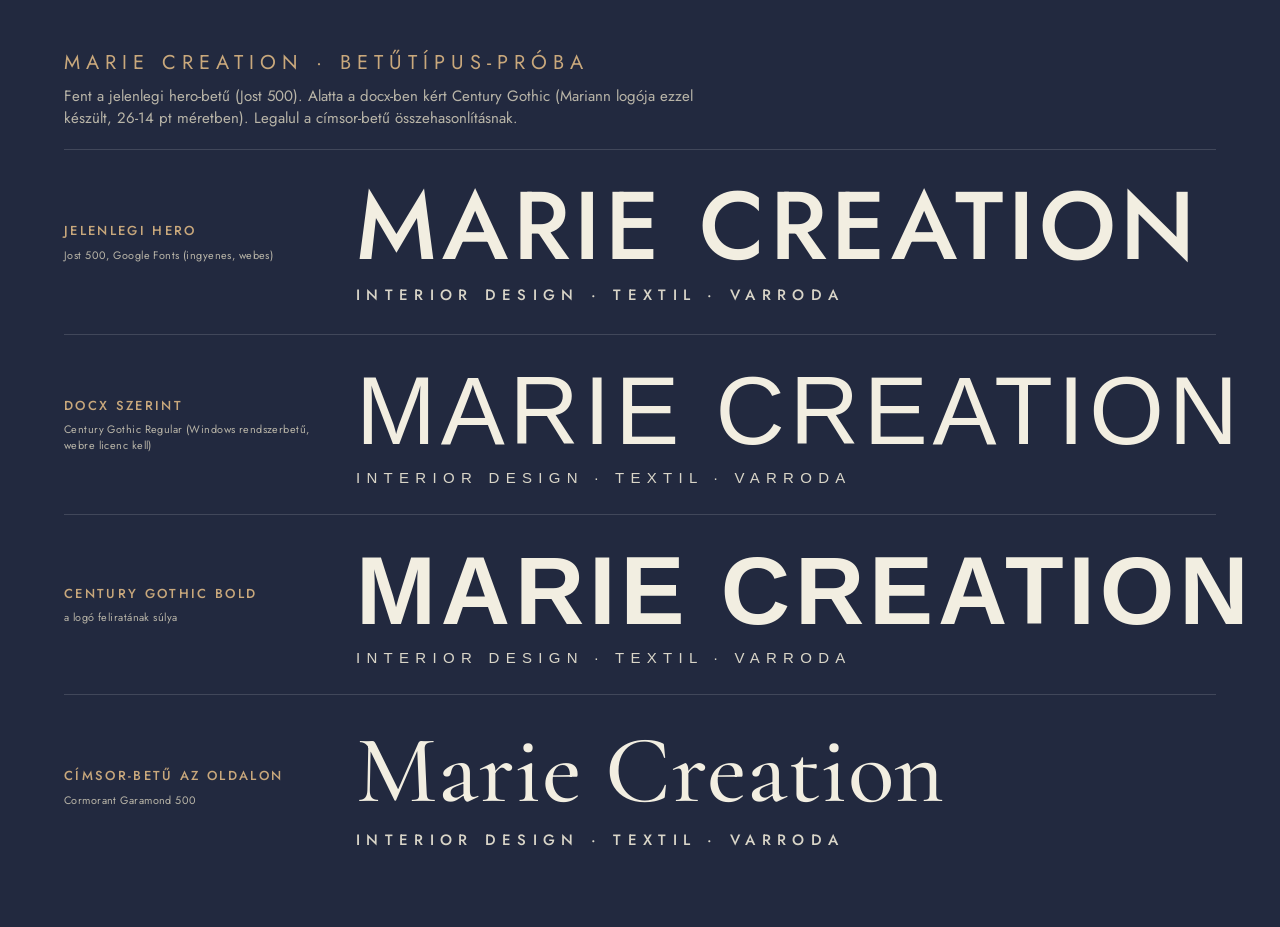
<file: proto/betutipus-proba.html>
<!doctype html><html lang="hu"><head><meta charset="utf-8">
<link href="https://fonts.googleapis.com/css2?family=Jost:wght@400;500;600&family=Cormorant+Garamond:ital,wght@0,400;0,500;1,400&display=swap" rel="stylesheet">
<style>
body{margin:0;background:#22293F;color:#F2EEE1;font-family:Jost,sans-serif;padding:48px 64px}
.row{display:grid;grid-template-columns:260px 1fr;align-items:center;gap:32px;padding:28px 0;border-top:1px solid rgba(255,255,255,.14)}
.lab{font:500 13px/1.5 Jost,sans-serif;letter-spacing:.18em;text-transform:uppercase;color:#C9A87C}
.lab small{display:block;color:#B9B5A8;letter-spacing:.04em;text-transform:none;font-weight:400;margin-top:6px}
.mark{font-size:96px;line-height:1;text-transform:uppercase;letter-spacing:.05em;white-space:nowrap}
.sub{margin-top:10px;font-size:15px;letter-spacing:.42em;text-transform:uppercase;color:#D9D5C8}
.j{font-family:Jost,sans-serif;font-weight:500}
.c{font-family:'Century Gothic',sans-serif;font-weight:400}
.cb{font-family:'Century Gothic',sans-serif;font-weight:700}
.g{font-family:'Cormorant Garamond',serif;font-weight:500;text-transform:none;letter-spacing:.01em}
h1{font:400 20px Jost;letter-spacing:.3em;text-transform:uppercase;margin:0 0 8px;color:#C9A87C}
p{color:#B9B5A8;max-width:70ch;margin:0 0 20px;font-size:15px}
</style></head><body>
<h1>Marie Creation · betűtípus-próba</h1>
<p>Fent a jelenlegi hero-betű (Jost 500). Alatta a docx-ben kért Century Gothic (Mariann logója ezzel készült, 26-14 pt méretben). Legalul a címsor-betű összehasonlításnak.</p>
<div class="row"><div class="lab">Jelenlegi hero<small>Jost 500, Google Fonts (ingyenes, webes)</small></div><div><div class="mark j">Marie Creation</div><div class="sub j">Interior design · Textil · Varroda</div></div></div>
<div class="row"><div class="lab">Docx szerint<small>Century Gothic Regular (Windows rendszerbetű, webre licenc kell)</small></div><div><div class="mark c">Marie Creation</div><div class="sub c">Interior design · Textil · Varroda</div></div></div>
<div class="row"><div class="lab">Century Gothic Bold<small>a logó feliratának súlya</small></div><div><div class="mark cb">Marie Creation</div><div class="sub c">Interior design · Textil · Varroda</div></div></div>
<div class="row"><div class="lab">Címsor-betű az oldalon<small>Cormorant Garamond 500</small></div><div><div class="mark g">Marie Creation</div><div class="sub j">Interior design · Textil · Varroda</div></div></div>
</body></html>
</file>
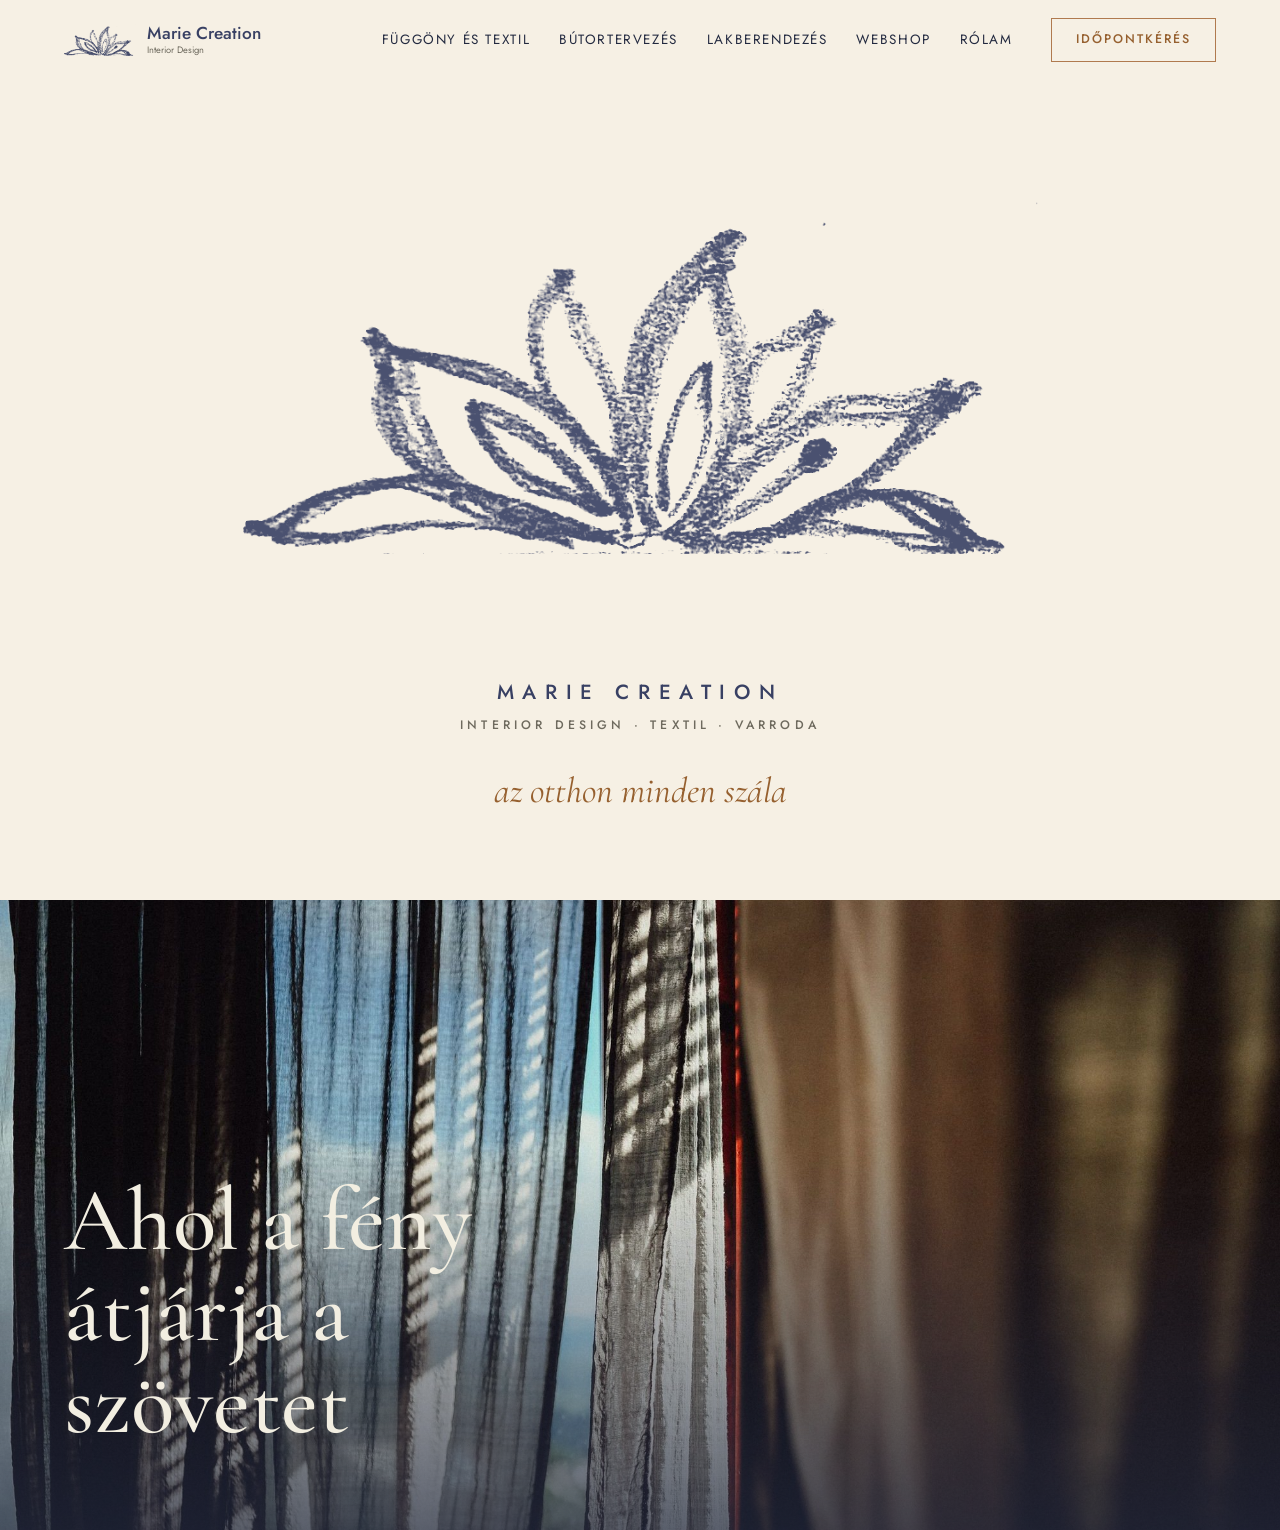
<file: proto/p1.html>
<!DOCTYPE html>
<html lang="hu">
<head>
<meta charset="UTF-8"><meta name="viewport" content="width=device-width, initial-scale=1.0">
<script>document.documentElement.className += ' js';</script>
<title>P1 · Hímzett embléma</title>
<link rel="preconnect" href="https://fonts.googleapis.com"><link rel="preconnect" href="https://fonts.gstatic.com" crossorigin>
<link href="https://fonts.googleapis.com/css2?family=Cormorant+Garamond:ital,wght@0,400;0,500;0,600;1,400;1,500&family=Jost:wght@300;400;500&display=swap" rel="stylesheet">
<link rel="stylesheet" href="../css/style.css">
<style>
.nav .btn{padding:.7rem 1.5rem;font-size:.78rem;margin-left:.6rem}
.hero-b{position:relative;min-height:100svh;background:var(--paper);overflow:hidden;display:grid;align-content:end;justify-items:center;padding-bottom:9vh;text-align:center}
.stitch-canvas{position:absolute;left:0;top:0;width:100%;height:100%;z-index:1}
.hero-b__fallback{position:absolute;left:50%;top:42%;transform:translate(-50%,-50%);width:min(62vw,980px);opacity:.9;z-index:0}
.hero-b.stitch-on .hero-b__fallback{opacity:0}
.hero-b__mark{position:relative;z-index:2;font-family:var(--font-ui);font-weight:500;letter-spacing:.42em;text-transform:uppercase;font-size:clamp(.95rem,1.6vw,1.35rem);color:var(--navy)}
.hero-b__mark small{display:block;letter-spacing:.34em;font-size:.6em;color:var(--muted);margin-top:.5rem}
.hero-b__line{position:relative;z-index:2;margin-top:1.6rem;font-family:var(--font-display);font-style:italic;font-size:clamp(1.5rem,2.8vw,2.3rem);color:var(--copper-deep)}
.after{position:relative;height:70vh;overflow:hidden}
.after img{width:100%;height:100%;object-fit:cover}
.after h2{position:absolute;left:var(--pad);bottom:9vh;color:#F2EEE1;font-size:var(--step-4);max-width:12ch;line-height:1.02;z-index:2}
.after::after{content:'';position:absolute;inset:0;background:linear-gradient(0deg,rgba(34,41,63,.7),transparent 60%)}
</style>
</head>
<body>
<nav class="nav">
  <a href="#" class="nav__brand"><img src="../media/lotusz-emblema.png" alt=""><span class="nav__brand-text"><span class="nav__brand-name">Marie Creation</span><span class="nav__brand-sub">Interior Design</span></span></a>
  <div class="nav__links"><a class="nav__link" href="#">Függöny és textil</a><a class="nav__link" href="#">Bútortervezés</a><a class="nav__link" href="#">Lakberendezés</a><a class="nav__link" href="#">Webshop</a><a class="nav__link" href="#">Rólam</a><a class="btn btn--copper" href="#">Időpontkérés</a></div>
</nav>
<header class="hero-b" data-stitch-img>
  <img class="hero-b__fallback" src="../media/lotusz-emblema.png" alt="">
  <div class="hero-b__mark">Marie Creation<small>Interior Design · Textil · Varroda</small></div>
  <p class="hero-b__line">az otthon minden szála</p>
</header>
<section class="after"><img src="../media/stock/hero-feny.jpg" alt=""><h2>Ahol a fény átjárja a szövetet</h2></section>
<script src="../js/lotus-data.js"></script>
<script>window.__mcReduce = matchMedia('(prefers-reduced-motion:reduce)').matches && !/motion=1/.test(location.search);</script>
<script src="../js/stitch-img.js"></script>
</body>
</html>
</file>
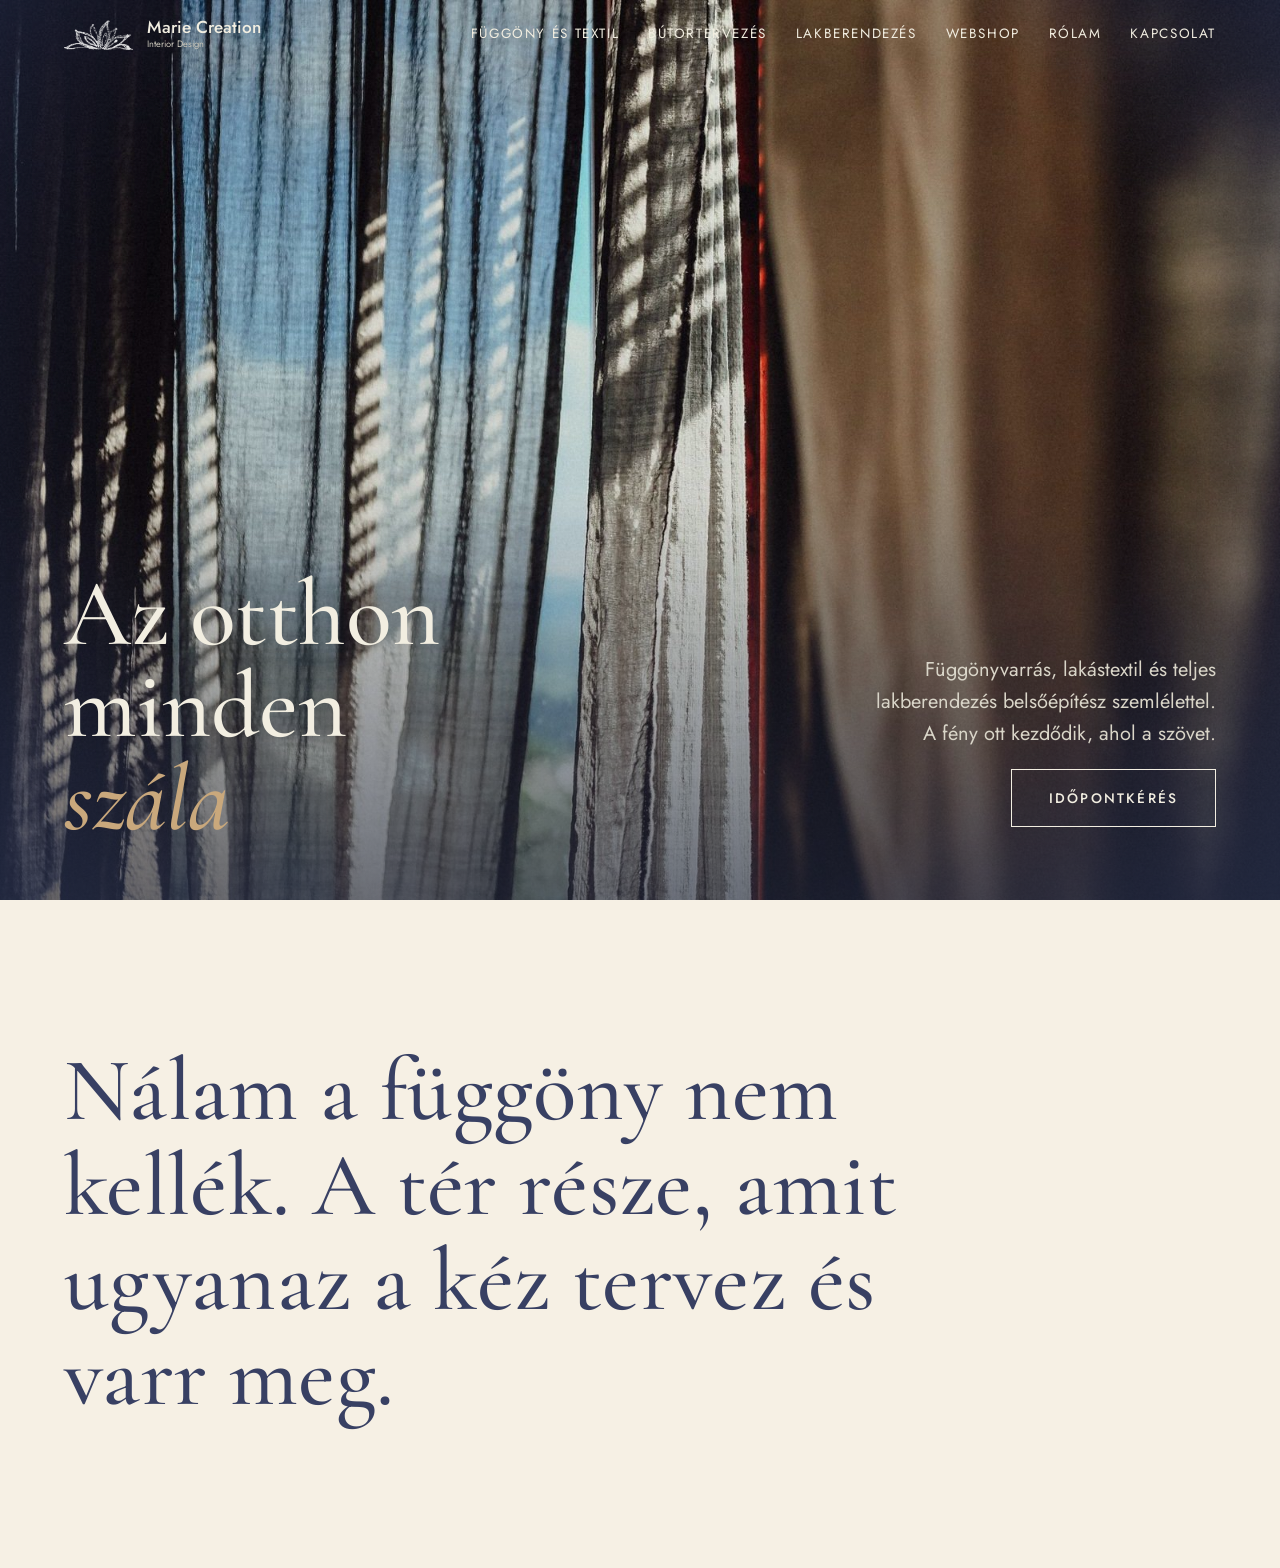
<file: proto/p2.html>
<!DOCTYPE html>
<html lang="hu">
<head>
<meta charset="UTF-8"><meta name="viewport" content="width=device-width, initial-scale=1.0">
<script>document.documentElement.className += ' js';</script>
<title>P2 · Fény a függönyön</title>
<link rel="preconnect" href="https://fonts.googleapis.com"><link rel="preconnect" href="https://fonts.gstatic.com" crossorigin>
<link href="https://fonts.googleapis.com/css2?family=Cormorant+Garamond:ital,wght@0,400;0,500;0,600;1,400;1,500&family=Jost:wght@300;400;500&display=swap" rel="stylesheet">
<link rel="stylesheet" href="../css/style.css">
<style>
.nav{color:#F2EEE1}.nav .nav__brand-name{color:#F2EEE1}.nav .nav__brand-sub{color:#C9C5B8}.nav .nav__brand img{filter:brightness(0) invert(.94)}
.hero-l{position:relative;height:100svh;overflow:hidden;background:var(--navy-deep);--mx:50%;--my:45%;--r:0px}
.hero-l__color,.hero-l__duo{position:absolute;inset:0;width:100%;height:100%;object-fit:cover}
.hero-l__duo{-webkit-mask-image:radial-gradient(circle at var(--mx) var(--my),transparent 0,transparent var(--r),black calc(var(--r) + 320px));mask-image:radial-gradient(circle at var(--mx) var(--my),transparent 0,transparent var(--r),black calc(var(--r) + 320px))}
.hero-l__band{position:absolute;left:0;right:0;bottom:0;padding:0 var(--pad) 6vh;z-index:3;display:grid;grid-template-columns:1fr minmax(260px,34ch);align-items:end;gap:2rem 4rem}
.hero-l__title{font-family:var(--font-display);font-weight:500;font-size:clamp(3rem,7.4vw,8.2rem);line-height:.98;color:#F2EEE1;letter-spacing:-.005em;max-width:9ch}
.hero-l__title em{font-style:italic;color:var(--sand)}
.hero-l__side{color:#D9D5C8;font-size:var(--step-1);padding-bottom:1.2rem;text-align:right}
.hero-l__side .btn{margin-top:1.2rem}
.hero-l::after{content:'';position:absolute;inset:0;background:linear-gradient(0deg,rgba(34,41,63,.62) 0%,rgba(34,41,63,.08) 45%,transparent 100%);z-index:2;pointer-events:none}
.next{padding:clamp(6rem,16vh,10rem) var(--pad);background:var(--paper)}
.next h2{font-size:var(--step-4);max-width:20ch;color:var(--navy);line-height:1.06}
@media(max-width:920px){.hero-l__band{grid-template-columns:1fr}.hero-l__side{text-align:left}.hero-l__title{font-size:clamp(2.6rem,12vw,5rem)}}
</style>
</head>
<body>
<nav class="nav">
  <a href="#" class="nav__brand"><img src="../media/lotusz-emblema.png" alt=""><span class="nav__brand-text"><span class="nav__brand-name">Marie Creation</span><span class="nav__brand-sub">Interior Design</span></span></a>
  <div class="nav__links"><a class="nav__link" href="#">Függöny és textil</a><a class="nav__link" href="#">Bútortervezés</a><a class="nav__link" href="#">Lakberendezés</a><a class="nav__link" href="#">Webshop</a><a class="nav__link" href="#">Rólam</a><a class="nav__link" href="#">Kapcsolat</a></div>
</nav>
<header class="hero-l" id="hero">
  <img class="hero-l__color" src="../media/stock/hero-feny.jpg" alt="">
  <img class="hero-l__duo" src="../media/stock/hero-feny-duo.jpg" alt="Reggeli fény a függönyön">
  <div class="hero-l__band">
    <h1 class="hero-l__title">Az otthon minden <em>szála</em></h1>
    <div class="hero-l__side">Függönyvarrás, lakástextil és teljes lakberendezés belsőépítész szemlélettel. A fény ott kezdődik, ahol a szövet.<br><a class="btn btn--light" href="#">Időpontkérés</a></div>
  </div>
</header>
<section class="next"><h2>Nálam a függöny nem kellék. A tér része, amit ugyanaz a kéz tervez és varr meg.</h2></section>
<script>
(function(){
  var h=document.getElementById('hero'), reduce=matchMedia('(prefers-reduced-motion:reduce)').matches && !/motion=1/.test(location.search);
  var tx=50,ty=45,cx=50,cy=45,r=0,tr=0,t0=performance.now(),scrollR=0;
  if(reduce){h.style.setProperty('--r','2600px');return;}
  addEventListener('mousemove',function(e){var b=h.getBoundingClientRect();tx=(e.clientX-b.left)/b.width*100;ty=(e.clientY-b.top)/b.height*100;},{passive:true});
  addEventListener('scroll',function(){var b=h.getBoundingClientRect();scrollR=Math.min(1,Math.max(0,-b.top/(b.height*0.7)));},{passive:true});
  (function loop(now){
    var t=(now-t0)/1000; tr=Math.min(1,Math.max(0,(t-0.5)/1.6)); tr=1-Math.pow(1-tr,3);
    var base=190*tr + Math.sin(t*0.9)*18*tr;
    var target=base + scrollR*2400;
    r+=(target-r)*0.08; cx+=(tx-cx)*0.07; cy+=(ty-cy)*0.07;
    h.style.setProperty('--mx',cx+'%'); h.style.setProperty('--my',cy+'%'); h.style.setProperty('--r',r+'px');
    requestAnimationFrame(loop);
  })(t0);
})();
</script>
</body>
</html>
</file>
<file: css/style.css>
/* 2026-09-29: méretre hangolt tartalék betűk (mért szélességarány), hogy a Google-betű betöltésekor ne ugorjon a szöveg (a korábbi Century Gothic-tartalék jóval szélesebb volt) */
@font-face{font-family:'Jost Fallback';src:local('Arial');size-adjust:94.87%;ascent-override:107%;descent-override:37%;line-gap-override:0%}
@font-face{font-family:'Cormorant Fallback';src:local('Georgia');size-adjust:88.28%;ascent-override:104%;descent-override:32%;line-gap-override:0%}
/* =====================================================================
   MARIE CREATION · v2
   Paletta változatlan (pergamen, éjkék, réz). Kevesebb, nagyobb elem.
   Font: Cormorant Garamond display + Jost UI
   ===================================================================== */
:root{
  --paper:#F6F0E4;--paper-2:#EFE7D6;--paper-3:#E7DCC6;
  --ink:#22293F;--navy:#384063;--navy-deep:#2A3050;--navy-ink:#EDE9DC;
  --muted:#6E6A5E;--muted-navy:#A8ACC0;
  --copper:#B07A4E;--copper-deep:#96602F;--sand:#C9A87C;
  --line:#D9CDB4;--line-navy:#4A5175;
  --font-display:'Cormorant Garamond','Cormorant Fallback',Georgia,serif;
  --font-ui:'Jost','Jost Fallback',system-ui,sans-serif;
  --step-0:1.0625rem;--step-1:1.25rem;
  --step-2:clamp(1.6rem,2.8vw,2.3rem);
  --step-3:clamp(2.2rem,4.8vw,3.8rem);
  --step-4:clamp(3rem,7vw,5.6rem);
  --step-5:clamp(3.6rem,9.5vw,8.4rem);
  --pad:clamp(1.4rem,5vw,6rem);--maxw:1400px;--edge:max(var(--pad),calc((100vw - 1560px) / 2));
  --ease-out:cubic-bezier(.23,1,.32,1);
  --ease-io:cubic-bezier(.77,0,.175,1);
}
*{margin:0;padding:0;box-sizing:border-box}
html{-webkit-font-smoothing:antialiased;scroll-behavior:auto;overflow-x:clip}
body{background:var(--paper);color:var(--ink);font-family:var(--font-ui);font-size:var(--step-0);
  line-height:1.6;overflow-x:clip;
  background-image:url("data:image/svg+xml,%3Csvg xmlns='http://www.w3.org/2000/svg' width='160' height='160'%3E%3Cfilter id='n'%3E%3CfeTurbulence type='fractalNoise' baseFrequency='0.85' numOctaves='2'/%3E%3C/filter%3E%3Crect width='160' height='160' filter='url(%23n)' opacity='0.05'/%3E%3C/svg%3E")}
html.lenis,html.lenis body{height:auto}
.lenis:not(.lenis-autoToggle).lenis-stopped{overflow:clip}
.lenis [data-lenis-prevent]{overscroll-behavior:contain}
.lenis.lenis-smooth iframe{pointer-events:none}
h1,h2,h3{font-family:var(--font-display);font-weight:500;line-height:1.1;letter-spacing:.004em}
h1 em,h2 em,h3 em{font-style:italic;font-weight:500;color:var(--copper)}
.sline{padding-block:.08em;margin-block:-.08em}
a{color:inherit;text-decoration:none}
img{display:block;max-width:100%}
button{font-family:inherit;font-size:inherit;background:none;border:none;color:inherit;cursor:pointer}
.wrap{max-width:var(--maxw);margin:0 auto;padding-inline:var(--pad)}
.navy-sec{background:var(--navy);color:var(--navy-ink)}
.navy-sec h1,.navy-sec h2,.navy-sec h3{color:#F2EEE1}
.navy-sec h2 em,.navy-sec h3 em{color:var(--sand)}
.navy-sec p{color:var(--muted-navy)}

/* ---------- NAV ---------- */
.nav{position:fixed;top:0;left:0;width:100%;z-index:120;display:flex;justify-content:space-between;
  align-items:center;padding:1.1rem var(--pad);transition:transform .45s var(--ease-out),background .3s,box-shadow .3s}
.nav--scrolled{background:color-mix(in srgb,var(--paper) 94%,transparent);box-shadow:0 1px 0 var(--line);backdrop-filter:blur(8px)}
.nav--hidden{transform:translateY(-130%)}
.nav__brand{display:flex;align-items:center;gap:.7rem}
.nav__brand img{height:32px;width:auto}
.nav__brand-text{display:flex;flex-direction:column;line-height:1.05}
.nav__brand-name{font-weight:500;font-size:1.08rem;letter-spacing:.08em;color:var(--navy)}
.nav__brand-sub{font-size:.58rem;letter-spacing:.34em;text-transform:uppercase;color:var(--muted)}
.nav__links{display:flex;gap:1.8rem;align-items:center}
.nav__link{font-size:.84rem;letter-spacing:.12em;text-transform:uppercase;position:relative;padding:.3rem 0}
.nav__link::after{content:'';position:absolute;left:0;bottom:0;width:100%;height:1px;background:var(--copper);
  transform:scaleX(0);transform-origin:right;transition:transform .35s var(--ease-out)}
.nav__link:hover::after,.nav__link.is-active::after{transform:scaleX(1);transform-origin:left}
.nav__cart{position:relative;display:flex;align-items:center;gap:.45rem}
.nav__cart svg{width:19px;height:19px}
.nav__cart-badge{min-width:19px;height:19px;border-radius:50%;background:var(--copper);color:#fff;font-size:.68rem;display:grid;place-items:center;padding-inline:4px}
.nav__cart-badge:empty{display:none}
.nav__burger{display:none;flex-direction:column;gap:5px;padding:.5rem}
.nav__burger span{width:26px;height:1.6px;background:var(--navy);transition:transform .3s var(--ease-out),opacity .25s}
.mnav{position:fixed;inset:0;z-index:110;background:var(--navy);color:var(--navy-ink);display:flex;flex-direction:column;
  justify-content:center;padding:var(--pad);opacity:0;visibility:hidden;transition:opacity .4s var(--ease-out),visibility 0s .4s}
.mnav.is-open{opacity:1;visibility:visible;transition:opacity .4s var(--ease-out)}
.mnav a{font-family:var(--font-display);font-size:clamp(2rem,8vw,3.2rem);padding:.35rem 0;border-bottom:1px solid var(--line-navy)}
.mnav a:last-child{border-bottom:none}
@media(max-width:920px){
  .nav__links{display:none}.nav__burger{display:flex}
  body.menu-open .nav__burger span:nth-child(1){transform:translateY(6.6px) rotate(45deg)}
  body.menu-open .nav__burger span:nth-child(2){opacity:0}
  body.menu-open .nav__burger span:nth-child(3){transform:translateY(-6.6px) rotate(-45deg)}
}

/* ---------- GOMB ---------- */
.btn{display:inline-flex;align-items:center;justify-content:center;gap:.7rem;position:relative;overflow:hidden;
  padding:1.05rem 2.3rem;border:1px solid var(--navy);z-index:0;font-size:.86rem;letter-spacing:.16em;
  text-transform:uppercase;font-weight:500;color:var(--navy);white-space:nowrap;
  transition:color .25s var(--ease-out),transform .16s var(--ease-out)}
.btn::before{content:'';position:absolute;inset:0;background:var(--navy);transform:translateY(101%);
  transition:transform .4s var(--ease-io);z-index:-1}
.btn:hover{color:var(--paper)}
.btn:hover::before{transform:translateY(0)}
.btn:active{transform:scale(.97)}
.btn--copper{border-color:var(--copper);color:var(--copper-deep)}
.btn--copper::before{background:var(--copper)}
.btn--copper:hover{color:#fff}
.btn--light{border-color:#F2EEE1;color:#F2EEE1}
.btn--light::before{background:#F2EEE1}
.btn--light:hover{color:var(--navy)}
.btn:focus-visible,a:focus-visible,button:focus-visible{outline:2px solid var(--copper);outline-offset:3px}

/* ---------- REVEAL ---------- */
.js [data-reveal]{opacity:0;transform:translateY(8px)}
.js [data-reveal].in{opacity:1;transform:none;transition:opacity .6s var(--ease-out),transform .6s var(--ease-out)}
.js [data-reveal="2"].in{transition-delay:.06s}
.js [data-reveal="3"].in{transition-delay:.12s}
.clipr{clip-path:inset(0 0 100% 0)}
.js .clipr.in{clip-path:inset(0 0 0 0);transition:clip-path 1.1s var(--ease-io)}

/* =====================================================================
   HERO · hímzett cím (öltés-szemcsék canvasa) a pergamenen
   ===================================================================== */
.hero{position:relative;min-height:100svh;overflow:hidden;background:var(--paper)}
.stitch-canvas{position:absolute;left:0;top:0;width:100%;height:100%;z-index:1}
.hero__word{position:absolute;inset:0;z-index:0;display:grid;place-items:center;
  font-family:var(--font-display);font-weight:500;font-size:min(26vw,62vh);line-height:1;color:var(--navy);opacity:.9}
.hero.stitch-on .hero__word{opacity:0}
.hero__room{position:absolute;left:var(--pad);right:var(--pad);bottom:8vh;z-index:2;
  display:grid;grid-template-columns:1.2fr .8fr;gap:2rem;align-items:end;pointer-events:none}
.hero__room>*{pointer-events:auto}
.hero__sub{max-width:44ch;color:var(--ink);font-size:var(--step-1);line-height:1.55}
.hero__sub em{font-style:normal;color:var(--copper-deep)}
.hero__cta{display:flex;gap:1rem;flex-wrap:wrap;justify-content:flex-end}
.hero__lotus{position:absolute;right:var(--pad);top:14vh;width:clamp(80px,9vw,140px);opacity:.8;z-index:2}
@media(max-width:920px){
  .hero__room{grid-template-columns:1fr;bottom:6vh}
  .hero__cta{justify-content:flex-start}
  .hero__lotus{display:none}
}

/* =====================================================================
   MANIFESZTUM · egyetlen óriás mondat
   ===================================================================== */
.manifesto{padding-block:clamp(7rem,20vh,14rem)}
.manifesto h2{font-size:var(--step-4);max-width:22ch;line-height:1.08;color:var(--navy)}
.manifesto p{margin-top:2.4rem;max-width:52ch;color:var(--muted);font-size:var(--step-1)}

/* =====================================================================
   NÉGY MŰHELY · sticky, teljes képernyős jelenetek
   ===================================================================== */
.scenes{position:relative}
.scene{position:sticky;top:0;height:100svh;overflow:hidden;background:var(--navy);
  display:grid;align-content:end;padding:0 var(--pad) 9vh;will-change:transform;transform-origin:center top}
.scene__bg{position:absolute;inset:0}
.scene__bg img{width:100%;height:110%;object-fit:cover;transform:translateY(-4%)}
.scene__bg::after{content:'';position:absolute;inset:0;
  background:linear-gradient(0deg,rgba(34,41,63,.88) 0%,rgba(34,41,63,.44) 46%,rgba(34,41,63,.08) 100%)}
.scene__body{position:relative;z-index:2;max-width:760px;color:#F2EEE1}
.scene__num{font-family:var(--font-display);font-style:italic;font-size:clamp(1.4rem,2.4vw,2rem);color:var(--sand)}
.scene__body h2{font-size:var(--step-4);color:#F2EEE1;margin-top:.5rem;line-height:1.02}
.scene__body p{margin-top:1.2rem;max-width:46ch;color:#D9D5C8;font-size:var(--step-1)}
.scene__link{display:inline-flex;align-items:center;gap:.8rem;margin-top:1.8rem;font-size:.86rem;
  letter-spacing:.16em;text-transform:uppercase;color:var(--sand)}
.scene__link svg{width:34px;height:34px;transition:transform .35s var(--ease-out)}
.scene__link:hover svg{transform:translateX(8px)}
.scene--paper{background:var(--paper-2)}
.scene--paper .scene__bg img{object-fit:contain;object-position:right center;transform:none;height:100%;padding:8vh 6vw 8vh 0}
.scene--paper .scene__bg::after{background:linear-gradient(90deg,rgba(239,231,214,1) 0%,rgba(239,231,214,.92) 40%,rgba(239,231,214,.15) 100%)}
.scene--paper .scene__body,.scene--paper .scene__body h2{color:var(--navy)}
.scene--paper .scene__body p{color:var(--muted)}
.scene--paper .scene__num,.scene--paper .scene__link{color:var(--copper)}

/* =====================================================================
   MŰTEREM-SÉTA · pinned horizontális képsáv
   ===================================================================== */
.walk-head{padding:clamp(5rem,12vh,9rem) 0 0}
.walk-head h2{font-size:var(--step-3);max-width:18ch;color:var(--navy)}
.hstrip{overflow-x:auto;scrollbar-width:none;padding-block:clamp(2.5rem,6vh,4rem)}
.hstrip::-webkit-scrollbar{display:none}
.hstrip__track{display:flex;gap:clamp(1.2rem,2.4vw,2.4rem);padding-inline:var(--pad);width:max-content;align-items:flex-start;will-change:transform}
.hstrip__item{flex:none}
.hstrip__item figure{height:min(64vh,640px);overflow:hidden;background:var(--paper-2)}
.hstrip__item img{height:100%;width:auto;object-fit:cover}
.hstrip__item figcaption{margin-top:.8rem;font-family:var(--font-display);font-size:1.25rem;color:var(--ink)}
@media(max-width:760px){.hstrip__item figure{height:52vh}}

/* =====================================================================
   SHOP-KIRAKAT · aszimmetrikus, 3 cella
   ===================================================================== */
.showcase{padding-block:clamp(5rem,14vh,10rem)}
.showcase__head{display:flex;justify-content:space-between;align-items:flex-end;gap:2rem;flex-wrap:wrap;margin-bottom:3rem}
.showcase__head h2{font-size:var(--step-3);max-width:16ch}
.bento{display:grid;grid-template-columns:1.35fr 1fr;grid-template-rows:auto auto;gap:clamp(1.2rem,2.4vw,2.4rem)}
.bento a{display:block;position:relative}
.bento a:first-child{grid-row:1/3}
.bento figure{overflow:hidden;background:var(--paper-2)}
.bento a:first-child figure{aspect-ratio:4/5}
.bento a:not(:first-child) figure{aspect-ratio:16/10}
.bento img{width:100%;height:100%;object-fit:cover;transform:scale(1.01);transition:transform .9s var(--ease-out)}
.bento a:hover img{transform:scale(1.05)}
.bento .meta{display:flex;justify-content:space-between;align-items:baseline;gap:1rem;margin-top:.9rem}
.bento .meta span:first-child{font-family:var(--font-display);font-size:1.5rem}
.bento .meta span:last-child{color:var(--copper-deep);letter-spacing:.1em;font-size:.9rem;white-space:nowrap}
@media(max-width:820px){.bento{grid-template-columns:1fr}.bento a:first-child{grid-row:auto}}

/* =====================================================================
   ZÁRÓ · navy, nagy
   ===================================================================== */
.closing{background:var(--navy);color:var(--navy-ink);padding-block:clamp(7rem,20vh,14rem);position:relative;overflow:hidden}
.closing__lotus{width:clamp(120px,14vw,200px);margin:0 auto 1.6rem;filter:brightness(0) invert(.92);opacity:.8}
.closing h2{font-size:var(--step-4);color:#F2EEE1;max-width:16ch;margin-inline:auto;text-align:center;line-height:1.04}
.closing h2 em{color:var(--sand)}
.closing p{margin:1.6rem auto 0;max-width:44ch;text-align:center;color:var(--muted-navy);font-size:var(--step-1)}
.closing .btn{margin:2.6rem auto 0;display:flex;width:max-content}

/* ---------- FOOTER ---------- */
.footer{background:var(--navy-deep);color:var(--navy-ink);padding-block:3.2rem 2rem}
.footer__grid{display:grid;grid-template-columns:1.4fr 1fr 1fr;gap:clamp(2rem,5vw,5rem)}
.footer__brand img{height:40px;filter:brightness(0) invert(.92);opacity:.85}
.footer__brand p{margin-top:1rem;max-width:34ch;color:var(--muted-navy);font-size:.95rem}
.footer h4{font-family:var(--font-ui);font-size:.78rem;letter-spacing:.26em;text-transform:uppercase;color:var(--sand);font-weight:500;margin-bottom:1rem}
.footer li{list-style:none;padding:.26rem 0}
.footer a:hover{color:var(--sand)}
.footer__base{margin-top:3rem;padding-top:1.3rem;border-top:1px solid var(--line-navy);display:flex;justify-content:space-between;gap:1rem;flex-wrap:wrap;font-size:.8rem;color:var(--muted-navy)}
@media(max-width:820px){.footer__grid{grid-template-columns:1fr}}

/* =====================================================================
   ALOLDALAK
   ===================================================================== */
.phead{padding:calc(4.5rem + 8vh) 0 0}
.phead h1{font-size:var(--step-4);color:var(--navy);max-width:14ch;line-height:1.04}
.phead .lead{margin-top:1.5rem;max-width:50ch;color:var(--muted);font-size:var(--step-1)}
.band{position:relative;height:min(72vh,760px);overflow:hidden;margin-top:clamp(3rem,7vh,5rem)}
.band img{width:100%;height:114%;object-fit:cover}
.band--contain{background:var(--paper-2)}
.band--contain img{object-fit:contain;height:100%;padding:4vh 0}
.rows{margin-top:clamp(2rem,6vh,4rem)}
.row{display:grid;grid-template-columns:minmax(260px,440px) 1fr;gap:clamp(1.6rem,5vw,5rem);align-items:center;padding:clamp(2.6rem,7vh,5rem) 0}
.row--flip{grid-template-columns:1fr minmax(260px,440px)}
.row--flip figure{order:2}
.row figure{overflow:hidden;aspect-ratio:4/5;background:var(--paper-2)}
.row figure img{width:100%;height:100%;object-fit:cover;transition:transform .9s var(--ease-out)}
.row:hover figure img{transform:scale(1.04)}
.row h3{font-size:var(--step-3);line-height:1.06}
.row p{margin-top:1rem;max-width:52ch;color:var(--muted);font-size:var(--step-1)}
@media(max-width:760px){.row,.row--flip{grid-template-columns:1fr}.row--flip figure{order:0}}
.feature{position:relative;overflow:hidden;min-height:max(96vh,680px);display:grid;align-content:end;padding:0 var(--pad) max(13vh,96px);background:var(--navy);color:#F2EEE1}
.feature__bg{position:absolute;inset:0}
.feature__bg img{width:100%;height:112%;object-fit:cover}
.feature__bg::after{content:'';position:absolute;inset:0;background:linear-gradient(0deg,rgba(34,41,63,.9) 0%,rgba(34,41,63,.4) 50%,rgba(34,41,63,.1) 100%)}
.feature__body{position:relative;z-index:2;max-width:720px}
.feature__body h2{font-size:var(--step-4);color:#F2EEE1;line-height:1.02}
.feature__body p{margin-top:1.6rem;max-width:46ch;color:#D9D5C8;font-size:var(--step-1)}
.feature__body .btn{margin-top:1.8rem}
.layers{margin-top:clamp(3rem,8vh,6rem)}
.layer{display:grid;grid-template-columns:minmax(80px,140px) 1fr;gap:clamp(1rem,4vw,4rem);padding:clamp(2.4rem,6vh,4rem) 0;align-items:start}
.layer+.layer{border-top:1px solid var(--line-navy)}
.layer__num{font-family:var(--font-display);font-style:italic;font-size:clamp(3rem,7vw,6rem);line-height:.9;color:var(--sand)}
.layer h3{font-size:var(--step-3);color:#F2EEE1;line-height:1.06}
.layer p{margin-top:.8rem;max-width:56ch;color:var(--muted-navy);font-size:var(--step-1)}
.layer__list{margin-top:1.2rem;display:flex;flex-wrap:wrap;gap:.5rem 1.6rem;color:#D9D5C8;font-size:.98rem}
@media(max-width:640px){.layer{grid-template-columns:1fr}.layer__num{font-size:3rem}}
.cta-sec{padding-block:clamp(5rem,14vh,10rem);text-align:center}
.cta-sec h2{font-size:var(--step-4);max-width:16ch;margin-inline:auto;line-height:1.04}
.cta-sec p{margin:1.4rem auto 0;max-width:46ch;color:var(--muted)}
.cta-sec .btn{margin-top:2.2rem}
.letter{max-width:66ch;margin-inline:auto}
.letter p{margin-top:1.3rem;color:var(--muted);font-size:1.1rem;line-height:1.8}
.letter p:first-of-type::first-letter{font-family:var(--font-display);font-size:3.4em;float:left;line-height:.8;padding-right:.12em;color:var(--copper)}
.letter .sign{margin-top:2.6rem;font-family:var(--font-display);font-style:italic;font-size:1.7rem;color:var(--navy)}
.credo-sec{padding:clamp(4rem,10vh,7rem) 0 clamp(5rem,12vh,9rem);margin-top:clamp(2rem,5vh,3.5rem);border-top:1px solid var(--line)}
.credo-lead{position:relative;text-align:center;margin:0 auto;max-width:22ch;font-size:var(--step-3);line-height:1.08;padding-top:3.2rem}
.credo-lead::before{content:'';position:absolute;top:0;left:50%;width:1px;height:2.2rem;background:var(--copper);opacity:.8}
.credo{display:grid;grid-template-columns:repeat(3,1fr);gap:clamp(2rem,4vw,4rem);margin-top:clamp(3rem,7vh,5rem)}
.credo>div{position:relative;padding:0 0 0 clamp(1.2rem,2vw,1.8rem);border-left:1px solid var(--line)}
.credo>div::before{content:attr(data-letter);display:block;font-family:var(--font-display);font-style:italic;font-size:4.2rem;line-height:.9;color:var(--copper);margin-bottom:.9rem}
.credo h3{font-size:var(--step-1);font-family:var(--font-ui);font-weight:500;letter-spacing:.1em;text-transform:uppercase}
.credo p{margin-top:.7rem;font-size:.95rem;color:var(--muted)}
@media(max-width:900px){.credo{grid-template-columns:1fr;gap:2.4rem;max-width:34rem;margin-inline:auto}.credo-lead{max-width:16ch}}

.shop-filter{display:flex;gap:.6rem 1.8rem;flex-wrap:wrap;margin-top:2.4rem}
.shop-filter button{font-size:.84rem;letter-spacing:.16em;text-transform:uppercase;color:var(--muted);padding:.35rem 0;position:relative;transition:color .25s}
.shop-filter button::after{content:'';position:absolute;left:0;bottom:-2px;width:100%;height:1px;background:var(--copper);transform:scaleX(0);transition:transform .3s var(--ease-out)}
.shop-filter button.is-on{color:var(--ink)}
.shop-filter button.is-on::after,.shop-filter button:hover::after{transform:scaleX(1)}
.plist{position:relative;display:grid;grid-template-columns:repeat(3,1fr);gap:clamp(1.4rem,2.6vw,2.6rem) clamp(1.2rem,2vw,2rem);margin-top:3rem}
.pcard{display:block}
.pcard figure{overflow:hidden;background:var(--paper-2);aspect-ratio:4/5}
.pcard img{width:100%;height:100%;object-fit:cover;transform:scale(1.01);transition:transform .9s var(--ease-out)}
.pcard:hover img{transform:scale(1.05)}
.pcard__meta{display:flex;justify-content:space-between;align-items:baseline;gap:1rem;margin-top:.85rem}
.pcard__name{font-family:var(--font-display);font-size:1.35rem}
.pcard__price{font-size:.9rem;letter-spacing:.1em;color:var(--copper-deep);white-space:nowrap}
.pcard__cat{display:none}
@media(max-width:920px){.plist{grid-template-columns:repeat(2,1fr)}}
@media(max-width:560px){.plist{grid-template-columns:1fr}}
.pdet{display:grid;grid-template-columns:1.1fr .9fr;gap:clamp(2rem,5vw,5rem);align-items:start}
.pdet__imgs figure{overflow:hidden;background:var(--paper-2)}
.pdet__info{position:sticky;top:110px}
.pdet__price{font-size:var(--step-2);font-family:var(--font-display);color:var(--copper-deep);margin-top:.8rem}
.pdet__desc{margin-top:1.4rem;color:var(--muted);max-width:52ch}
.pdet__row{display:flex;gap:1rem;margin-top:2rem;align-items:stretch;flex-wrap:wrap}
.qty{display:flex;border:1px solid var(--navy);align-items:center}
.qty button{width:46px;min-height:52px;font-size:1.2rem;transition:background .2s}
.qty button:hover{background:var(--paper-2)}
.qty input{width:52px;text-align:center;border:none;background:none;font-family:inherit;font-size:1rem;-moz-appearance:textfield}
.qty input::-webkit-outer-spin-button,.qty input::-webkit-inner-spin-button{-webkit-appearance:none}
.pdet__note{margin-top:1.6rem;padding:1.1rem 1.3rem;background:var(--paper-2);font-size:.92rem;color:var(--muted)}
@media(max-width:820px){.pdet{grid-template-columns:1fr}.pdet__info{position:static}}
.cartp{position:fixed;top:0;right:0;height:100dvh;width:min(460px,100vw);z-index:130;background:var(--paper);
  box-shadow:-24px 0 60px -30px rgba(34,41,63,.5);transform:translateX(102%);transition:transform .45s var(--ease-out);display:flex;flex-direction:column}
.cartp.is-open{transform:translateX(0)}
.cartp__head{display:flex;justify-content:space-between;align-items:center;padding:1.4rem 1.6rem 1.2rem;border-bottom:1px solid var(--line)}
.cartp__head h3{font-size:1.5rem}
.cartp__close{font-size:1.6rem;line-height:1;padding:.4rem .7rem}
.cartp__items{flex:1;overflow-y:auto;padding:1.2rem 1.6rem}
.citem{display:grid;grid-template-columns:74px 1fr auto;gap:1rem;padding:1rem 0;border-bottom:1px solid var(--line);align-items:center}
.citem img{width:74px;height:92px;object-fit:cover}
.citem__name{font-family:var(--font-display);font-size:1.12rem;line-height:1.2}
.citem__price{font-size:.85rem;color:var(--copper-deep);margin-top:.3rem}
.citem__qty{display:flex;align-items:center;gap:.6rem;margin-top:.5rem}
.citem__qty button{width:26px;height:26px;border:1px solid var(--line);display:grid;place-items:center}
.citem__rm{font-size:.74rem;letter-spacing:.14em;text-transform:uppercase;color:var(--muted);border-bottom:1px solid currentColor;justify-self:end}
.cartp__foot{padding:1.3rem 1.6rem;border-top:1px solid var(--line)}
.cartp__total{display:flex;justify-content:space-between;font-size:1.1rem;margin-bottom:1.1rem}
.cartp__total strong{font-family:var(--font-display);font-size:1.4rem}
.cartp__empty{text-align:center;color:var(--muted);padding:3rem 1rem}
.cart-veil{position:fixed;inset:0;background:rgba(34,41,63,.4);z-index:125;opacity:0;visibility:hidden;transition:opacity .35s}
.cart-veil.is-open{opacity:1;visibility:visible}
.co-grid{display:grid;grid-template-columns:1.1fr .9fr;gap:clamp(2rem,5vw,5rem);align-items:start;margin-top:2.5rem}
.co-side{background:var(--paper-2);padding:1.8rem;position:sticky;top:110px}
.co-side h3{font-size:1.5rem;margin-bottom:1rem}
.co-total{display:flex;justify-content:space-between;margin-top:1.4rem;padding-top:1.2rem;border-top:1px solid var(--line);font-size:1.1rem}
.co-total strong{font-family:var(--font-display);font-size:1.5rem}
.co-note{margin-top:1.2rem;font-size:.86rem;color:var(--muted)}
@media(max-width:820px){.co-grid{grid-template-columns:1fr}.co-side{position:static}}
.form-grid{display:grid;grid-template-columns:1fr 1fr;gap:1.2rem 1.6rem;margin-top:2rem}
.form-grid .full{grid-column:1/-1}
.field label{display:block;font-size:.78rem;letter-spacing:.2em;text-transform:uppercase;color:var(--muted);margin-bottom:.45rem}
.field input,.field textarea,.field select{width:100%;padding:.95rem 1.1rem;border:1px solid var(--line);background:#FCF8EF;font-family:inherit;font-size:1rem;color:var(--ink);transition:border-color .25s}
.field input:focus,.field textarea:focus,.field select:focus{outline:none;border-color:var(--copper)}
.field textarea{min-height:130px;resize:vertical}
@media(max-width:680px){.form-grid{grid-template-columns:1fr}}
.contact-grid{display:grid;grid-template-columns:1fr 1.2fr;gap:clamp(2rem,5vw,5rem);align-items:start;margin-top:3rem}
.contact-side h3{font-size:var(--step-2)}
.contact-side dl{margin-top:1.4rem;display:grid;grid-template-columns:auto 1fr;gap:.6rem 1.2rem;align-items:baseline}
.contact-side dt{font-size:.74rem;letter-spacing:.22em;text-transform:uppercase;color:var(--muted)}
.contact-side dd a{border-bottom:1px solid var(--copper)}
@media(max-width:820px){.contact-grid{grid-template-columns:1fr}}
.toast{position:fixed;left:50%;bottom:2rem;transform:translate(-50%,150%);z-index:140;background:var(--navy);color:var(--navy-ink);
  padding:.9rem 1.6rem;font-size:.9rem;letter-spacing:.06em;transition:transform .4s var(--ease-out)}
.toast.is-on{transform:translate(-50%,0)}

/* ---------- reduced motion: komponált végállapot ---------- */
@media (prefers-reduced-motion:reduce){
  html:not(.force-motion) [data-reveal]{opacity:1 !important;transform:none !important}
  html:not(.force-motion) .clipr{clip-path:inset(0 0 0 0)}
  html:not(.force-motion) .nav,html:not(.force-motion) .cartp,html:not(.force-motion) .mnav{transition:none}
}

/* ---------- oldalátmenet: View Transitions (hostolva, Chrome/Safari) + CSS belépő ---------- */
@view-transition{navigation:auto}
::view-transition-old(root){animation:vt-out .35s ease both}
::view-transition-new(root){animation:vt-in .55s cubic-bezier(.23,1,.32,1) both}
@keyframes vt-out{to{opacity:0}}
@keyframes vt-in{from{opacity:0;transform:translateY(10px)}to{opacity:1;transform:none}}
.js body{animation:page-in .7s cubic-bezier(.23,1,.32,1) both}
@keyframes page-in{from{opacity:0}to{opacity:1}}
@media (prefers-reduced-motion:reduce){html:not(.force-motion) body{animation:none}::view-transition-old(root),::view-transition-new(root){animation:none}}

/* Logó-szöveg: Century Gothic Regular körvonalként (a Word-fájl szerint, 26/14 pt, nem félkövér). A szöveg a .vh-ban marad (SEO, képernyőolvasó). */
.vh{position:absolute!important;width:1px;height:1px;padding:0;margin:-1px;overflow:hidden;clip:rect(0 0 0 0);white-space:nowrap;border:0}
svg.cg{display:inline-block;vertical-align:baseline;overflow:visible}
.nav__brand-name,.nav__brand-sub{letter-spacing:0;text-transform:none;line-height:1}
.nav__brand-name svg.cg{display:block}
.nav__brand-sub{font-size:calc(1.08rem * 14 / 26);margin-top:.28em}
.nav__brand-sub svg.cg{display:block}

/* 2026-09-29 mobil érintési célok (min. 44 px): szűrőgombok, menügomb */
@media (max-width:600px){
  .shop-filter button{min-height:44px}
  .nav__burger{min-width:44px;min-height:44px;justify-content:center;align-items:center}
}

/* 2026-09-29: a JS-ből töltött termékrács üresen is foglalja a helyét, így lassú hálózaton nem ugrik a lap */
.plist:empty{min-height:120vh}
.plist--rel:empty{min-height:60vh}
</file>
